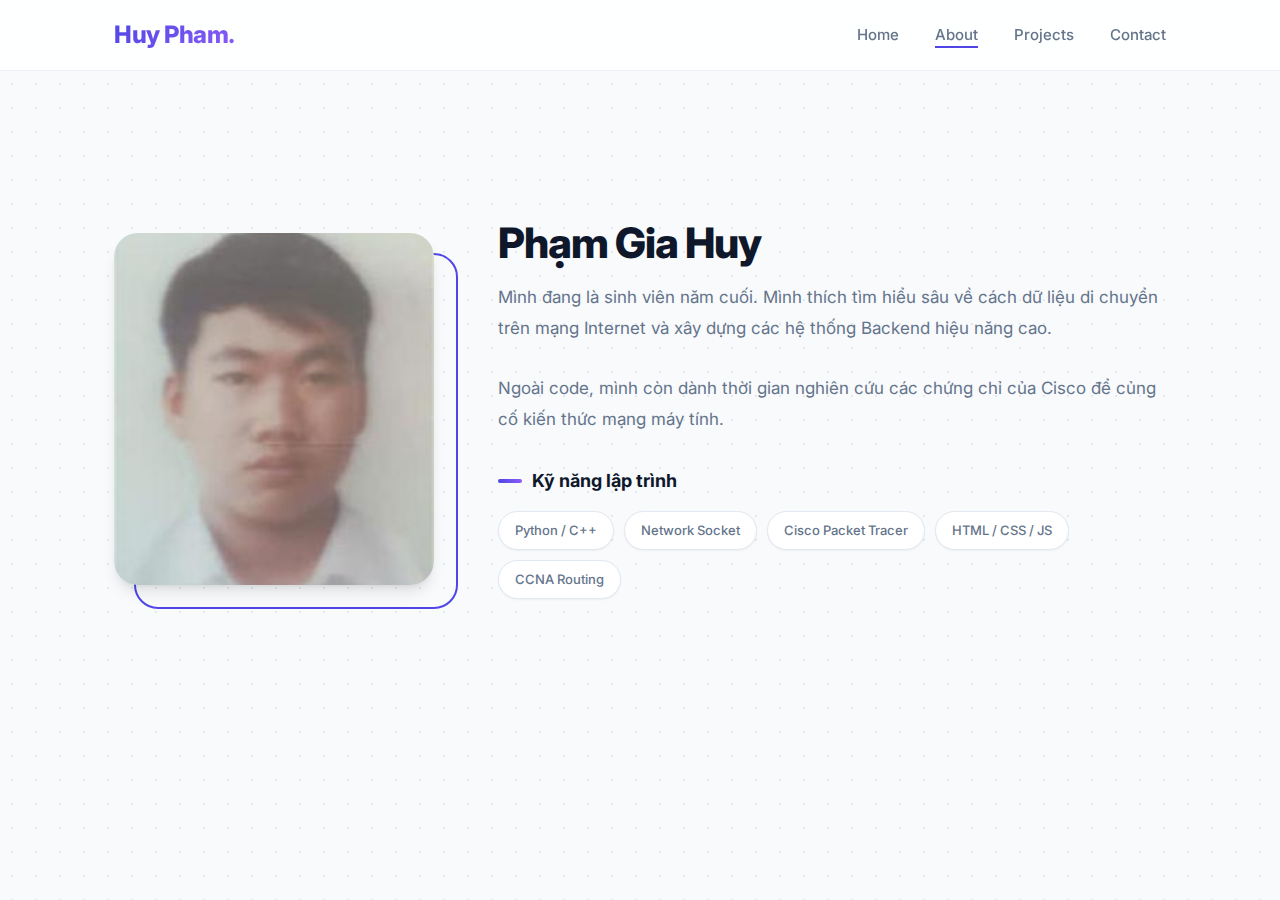
<file: about.html>
<!DOCTYPE html>
<html lang="vi">
<head>
    <meta charset="UTF-8">
    <meta name="viewport" content="width=device-width, initial-scale=1.0">
    <title>Giới thiệu - Phạm Gia Huy</title>
    <link href="https://fonts.googleapis.com/css2?family=Inter:wght@400;500;600;700;800&display=swap" rel="stylesheet">
    <link rel="stylesheet" href="style.css">
</head>
<body>
    <header>
        <div class="container navbar">
            <a href="index.html" class="logo">Huy Pham.</a>
            <nav class="nav-links">
                <a href="index.html">Home</a>
                <a href="about.html" class="active">About</a>
                <a href="projects.html">Projects</a>
                <a href="contact.html">Contact</a>
            </nav>
        </div>
    </header>

    <main class="container" style="margin-top: 80px; margin-bottom: 80px;">
        
        <div class="about-wrapper">
            
            <div class="about-image">
                <img src="z7363374068127_9ffd50985322899f10262d3f7b9c57d7.jpg" alt="Phạm Gia Huy">
            </div>

            <div class="about-content">
                <h1 class="profile-name">Phạm Gia Huy</h1>
                
                <p class="profile-bio">
                    Mình đang là sinh viên năm cuối. Mình thích tìm hiểu sâu về cách dữ liệu di chuyển trên mạng Internet và xây dựng các hệ thống Backend hiệu năng cao.
                </p>
                <p class="profile-bio">
                    Ngoài code, mình còn dành thời gian nghiên cứu các chứng chỉ của Cisco để củng cố kiến thức mạng máy tính.
                </p>

                <div class="skills-block">
                    <h3 class="modern-heading">Kỹ năng lập trình</h3>
                    
                    <div class="tags-container">
                        <span class="tag">Python / C++</span>
                        <span class="tag">Network Socket</span>
                        <span class="tag">Cisco Packet Tracer</span>
                        <span class="tag">HTML / CSS / JS</span>
                        <span class="tag">CCNA Routing</span>
                    </div>
                </div>

            </div>
            </div>

    </main>
</body>
</html>
</file>
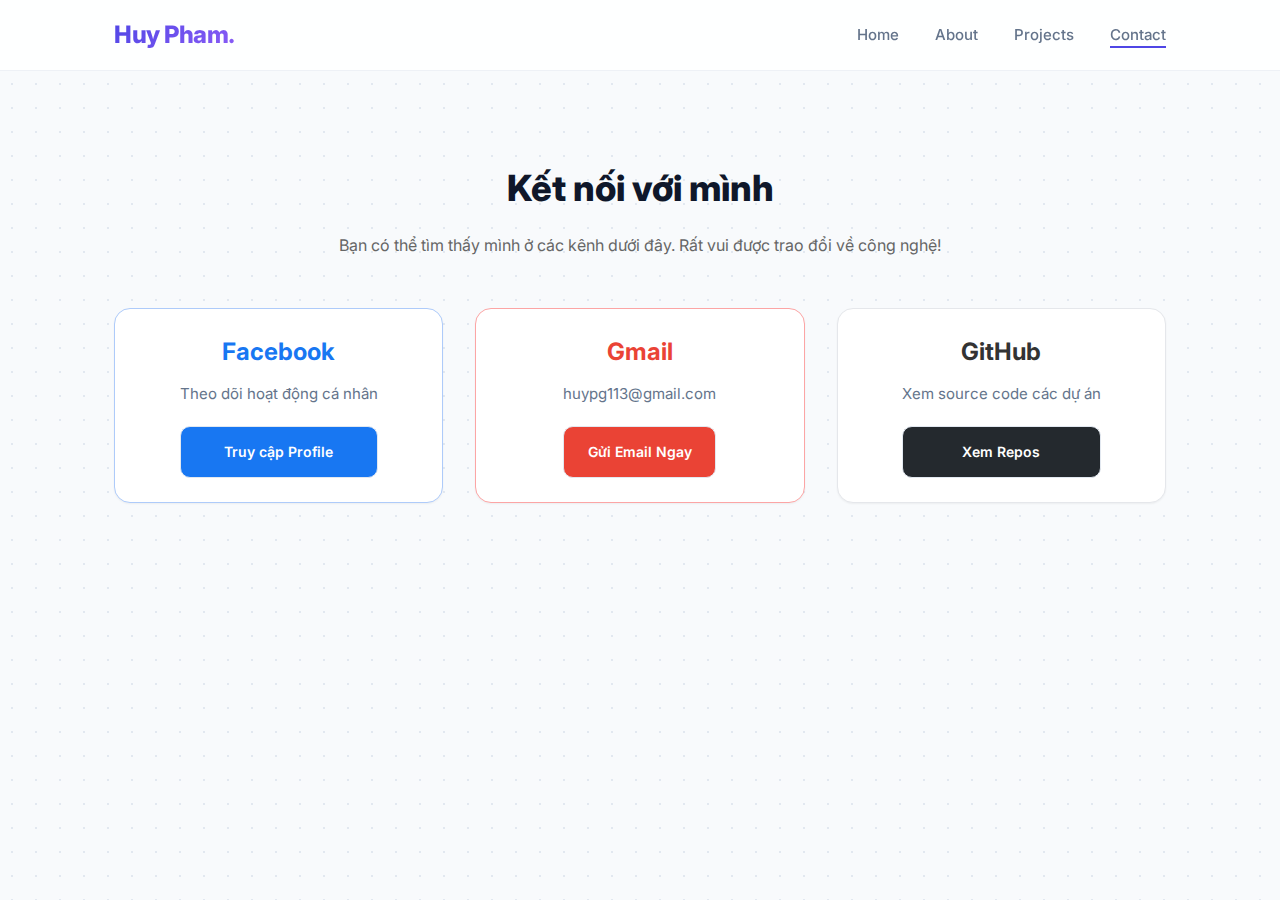
<file: contact.html>
<!DOCTYPE html>
<html lang="vi">
<head>
    <meta charset="UTF-8">
    <meta name="viewport" content="width=device-width, initial-scale=1.0">
    <title>Liên hệ - Phạm Gia Huy</title>
    <link href="https://fonts.googleapis.com/css2?family=Inter:wght@400;500;600;700;800&display=swap" rel="stylesheet">
    <link rel="stylesheet" href="style.css">
</head>
<body>
    <header>
        <div class="container navbar">
            <a href="index.html" class="logo">Huy Pham.</a>
            <nav class="nav-links">
                <a href="index.html">Home</a>
                <a href="about.html">About</a>
                <a href="projects.html">Projects</a>
                <a href="contact.html" class="active">Contact</a>
            </nav>
        </div>
    </header>

    <div class="container" style="margin-top: 80px; margin-bottom: 100px; text-align: center;">
        
        <h1 style="font-size: 36px; font-weight: 800; margin-bottom: 15px;">Kết nối với mình</h1>
        <p style="color: #666; margin-bottom: 50px; font-size: 16px;">
            Bạn có thể tìm thấy mình ở các kênh dưới đây. Rất vui được trao đổi về công nghệ!
        </p>
        
        <div class="grid">
            
            <div class="card" style="align-items: center; text-align: center; border: 1px solid #aecbfa;">
                <div class="card-content" style="align-items: center;">
                    <h3 style="color: #1877F2; font-size: 24px; margin-bottom: 10px;">Facebook</h3>
                    <p style="margin-bottom: 20px;">Theo dõi hoạt động cá nhân</p>
                    <a href="https://www.facebook.com/pham.huy.494157/?locale=vi_VN" target="_blank" class="card-btn" style="background: #1877F2; color: white; width: 100%;">Truy cập Profile</a>
                </div>
            </div>

            <div class="card" style="align-items: center; text-align: center; border: 1px solid #fca5a5;">
                <div class="card-content" style="align-items: center;">
                    <h3 style="color: #ea4335; font-size: 24px; margin-bottom: 10px;">Gmail</h3>
                    <p style="margin-bottom: 20px;">huypg113@gmail.com</p>
                    <a href="mailto:huypg113@gmail.com" class="card-btn" style="background: #ea4335; color: white; width: 100%;">Gửi Email Ngay</a>
                </div>
            </div>

            <div class="card" style="align-items: center; text-align: center; border: 1px solid #e5e7eb;">
                <div class="card-content" style="align-items: center;">
                    <h3 style="color: #333; font-size: 24px; margin-bottom: 10px;">GitHub</h3>
                    <p style="margin-bottom: 20px;">Xem source code các dự án</p>
                    
                    <a href="#" target="_blank" class="card-btn" style="background: #24292e; color: white; width: 100%;">Xem Repos</a>
                </div>
            </div>

        </div>
    </div>
</body>
</html>
</file>
<file: style.css>
/* === style.css - Phiên bản Premium: Modern Indigo Theme === */

:root {
    /* --- Bảng màu mới (Modern Tech Palette) --- */
    --primary: #4f46e5;        /* Indigo đậm - Màu chủ đạo */
    --primary-hover: #4338ca;  /* Màu khi hover */
    --accent: #8b5cf6;         /* Tím Violet - Dùng cho gradient */
    
    --bg-body: #f8fafc;        /* Màu nền xám xanh cực nhạt (tránh trắng tinh gây mỏi mắt) */
    --bg-card: #ffffff;        /* Màu nền thẻ */
    
    --text-main: #0f172a;      /* Màu chữ chính (Slate 900) - Đen dịu */
    --text-muted: #64748b;     /* Màu chữ phụ (Slate 500) */
    
    --border: #e2e8f0;         /* Màu đường viền nhẹ */
    --shadow-sm: 0 1px 2px 0 rgb(0 0 0 / 0.05);
    --shadow-md: 0 4px 6px -1px rgb(0 0 0 / 0.1), 0 2px 4px -2px rgb(0 0 0 / 0.1);
    --shadow-lg: 0 10px 15px -3px rgb(0 0 0 / 0.1), 0 4px 6px -4px rgb(0 0 0 / 0.1);
    
    --radius: 16px;            /* Độ bo góc chuẩn */
    --font-main: 'Inter', -apple-system, BlinkMacSystemFont, "Segoe UI", Roboto, sans-serif;
}

/* === RESET & BASE STYLES === */
* { margin: 0; padding: 0; box-sizing: border-box; }

body { 
    background-color: var(--bg-body); 
    color: var(--text-main); 
    font-family: var(--font-main); 
    line-height: 1.6; 
    padding-top: 80px; /* Tăng khoảng cách vì Header mới */
    -webkit-font-smoothing: antialiased; /* Giúp chữ sắc nét hơn trên Mac/iOS */
    
    /* Tạo họa tiết chấm bi nền (Dot Pattern) giúp web có chiều sâu */
    background-image: radial-gradient(var(--border) 1px, transparent 1px);
    background-size: 24px 24px;
}

a { text-decoration: none; color: inherit; transition: all 0.3s ease; }
ul { list-style: none; }
img { max-width: 100%; display: block; }

.container { max-width: 1100px; margin: 0 auto; padding: 0 24px; }

/* === HEADER / MENU (Glassmorphism Effect) === */
header { 
    background: rgba(255, 255, 255, 0.85); /* Nền bán trong suốt */
    backdrop-filter: blur(12px);           /* Hiệu ứng làm mờ kính */
    -webkit-backdrop-filter: blur(12px);
    position: fixed; top: 0; width: 100%; z-index: 1000; 
    border-bottom: 1px solid rgba(226, 232, 240, 0.6);
}

.navbar { 
    display: flex; justify-content: space-between; align-items: center; 
    height: 70px; 
}

.logo { 
    font-size: 24px; 
    font-weight: 800; 
    background: linear-gradient(135deg, var(--primary), var(--accent)); /* Logo màu Gradient */
    -webkit-background-clip: text;
    -webkit-text-fill-color: transparent;
    letter-spacing: -0.5px;
}

.nav-links a { 
    margin-left: 32px; 
    font-size: 15px; 
    font-weight: 500; 
    color: var(--text-muted); 
    position: relative;
}

/* Hiệu ứng gạch chân chạy ra khi hover menu */
.nav-links a::after {
    content: '';
    position: absolute; width: 0; height: 2px;
    bottom: -4px; left: 0;
    background-color: var(--primary);
    transition: width 0.3s ease;
}

.nav-links a:hover { color: var(--primary); }
.nav-links a:hover::after, .nav-links a.active::after { width: 100%; }

/* === CARD STYLE (PROJECTS) - Sạch & Nổi bật === */
.grid { 
    display: grid; 
    grid-template-columns: repeat(auto-fill, minmax(320px, 1fr)); 
    gap: 32px; 
    padding-bottom: 40px;
}

.card {
    background: var(--bg-card);
    border-radius: var(--radius);
    border: 1px solid var(--border);
    overflow: hidden;
    display: flex; flex-direction: column;
    transition: all 0.3s cubic-bezier(0.4, 0, 0.2, 1);
    box-shadow: var(--shadow-sm);
}

.card:hover { 
    transform: translateY(-8px); 
    box-shadow: var(--shadow-lg); 
    border-color: rgba(79, 70, 229, 0.3);
}

.card-image { 
    height: 220px; 
    width: 100%; 
    object-fit: cover; 
    transition: transform 0.5s ease;
}

/* Zoom ảnh nhẹ khi hover vào card */
.card:hover .card-image { transform: scale(1.05); }
.image-wrapper { overflow: hidden; height: 220px; } /* Wrapper để crop ảnh khi zoom */

.card-content { padding: 24px; flex-grow: 1; display: flex; flex-direction: column; }

.card-meta { 
    font-size: 11px; 
    color: var(--primary); 
    font-weight: 700; 
    text-transform: uppercase; 
    letter-spacing: 1.2px; 
    margin-bottom: 12px; 
    background: #e0e7ff; /* Nền xanh nhạt cho tag loại project */
    display: inline-block;
    padding: 4px 8px;
    border-radius: 6px;
    align-self: flex-start;
}

.card h3 { 
    font-size: 20px; 
    margin-bottom: 12px; 
    color: var(--text-main); 
    font-weight: 700;
}

.card p { 
    font-size: 15px; 
    color: var(--text-muted); 
    margin-bottom: 24px; 
    flex-grow: 1; 
    line-height: 1.6;
}

.card-btn { 
    display: inline-flex; justify-content: center; align-items: center;
    width: 100%; padding: 14px; 
    background-color: transparent; 
    color: var(--primary); 
    font-weight: 600; font-size: 14px; 
    border-radius: 10px;
    border: 1px solid var(--border);
    transition: all 0.2s;
}

.card-btn:hover { 
    background-color: var(--primary); 
    color: #fff; 
    border-color: var(--primary);
    box-shadow: 0 4px 12px rgba(79, 70, 229, 0.3);
}

/* === ABOUT SECTION (Đã tối ưu layout) === */
.about-wrapper {
    display: flex; gap: 64px; align-items: center; /* Căn giữa theo chiều dọc đẹp hơn */
    padding: 60px 0;
}

.about-image { flex-shrink: 0; width: 320px; position: relative; }

/* Tạo một border viền giả phía sau ảnh để tạo phong cách */
.about-image::before {
    content: '';
    position: absolute;
    top: 20px; left: 20px;
    width: 100%; height: 100%;
    border: 2px solid var(--primary);
    border-radius: 24px;
    z-index: -1;
    transition: transform 0.3s ease;
}

.about-image:hover::before { transform: translate(10px, 10px); }

.about-image img {
    width: 100%; height: auto;
    border-radius: 24px;
    box-shadow: var(--shadow-lg);
    object-fit: cover;
    aspect-ratio: 1/1.1; /* Giữ tỷ lệ ảnh chuẩn */
}

.about-content { flex-grow: 1; }

.profile-name {
    font-size: 42px; /* To hơn chút */
    font-weight: 800;
    color: var(--text-main);
    margin-bottom: 16px;
    line-height: 1.1;
    letter-spacing: -1px;
}

/* Hiệu ứng Gradient Text cho tên */
.profile-name span {
    color: var(--primary);
}

.profile-bio {
    font-size: 17px;
    line-height: 1.8;
    color: var(--text-muted);
    margin-bottom: 30px;
}

/* === SKILLS BLOCK === */
.skills-block { margin-top: 32px; }

.modern-heading {
    font-size: 18px;
    font-weight: 700;
    color: var(--text-main);
    margin-bottom: 16px;
    display: flex; align-items: center;
    gap: 10px;
}

.modern-heading::before {
    content: '';
    display: block; width: 24px; height: 4px;
    background: linear-gradient(90deg, var(--primary), var(--accent));
    border-radius: 2px;
}

.tags-container { display: flex; flex-wrap: wrap; gap: 10px; }

.tag {
    background-color: #fff;
    border: 1px solid var(--border);
    color: var(--text-muted);
    padding: 8px 16px;
    border-radius: 50px; /* Dạng viên thuốc (Pill shape) */
    font-weight: 500; font-size: 13px;
    transition: all 0.2s ease;
    box-shadow: var(--shadow-sm);
}

/* Hover vào tag: đổi màu gradient */
.tag:hover {
    border-color: var(--primary);
    color: var(--primary);
    transform: translateY(-3px);
    box-shadow: 0 4px 12px rgba(79, 70, 229, 0.15);
}

/* === FOOTER (Thêm mới cho đủ bộ) === */
footer {
    text-align: center;
    padding: 40px 0;
    color: var(--text-muted);
    font-size: 14px;
    border-top: 1px solid var(--border);
    margin-top: 60px;
}

/* === RESPONSIVE === */
@media (max-width: 900px) {
    .about-wrapper { gap: 40px; }
    .about-image { width: 280px; }
    .profile-name { font-size: 36px; }
}

@media (max-width: 768px) {
    body { padding-top: 70px; }
    .nav-links { display: none; } /* Cần JS để làm nút toggle menu */
    
    .about-wrapper { 
        flex-direction: column; 
        text-align: center; 
        padding-top: 30px;
    }
    
    .about-image { 
        width: 100%; max-width: 300px; margin: 0 auto; 
    }
    
    /* Tắt border trang trí trên mobile cho gọn */
    .about-image::before { display: none; }
    
    .about-content { width: 100%; }
    .profile-name { font-size: 32px; }
    
    .modern-heading { justify-content: center; }
    .tags-container { justify-content: center; }
}
</file>
